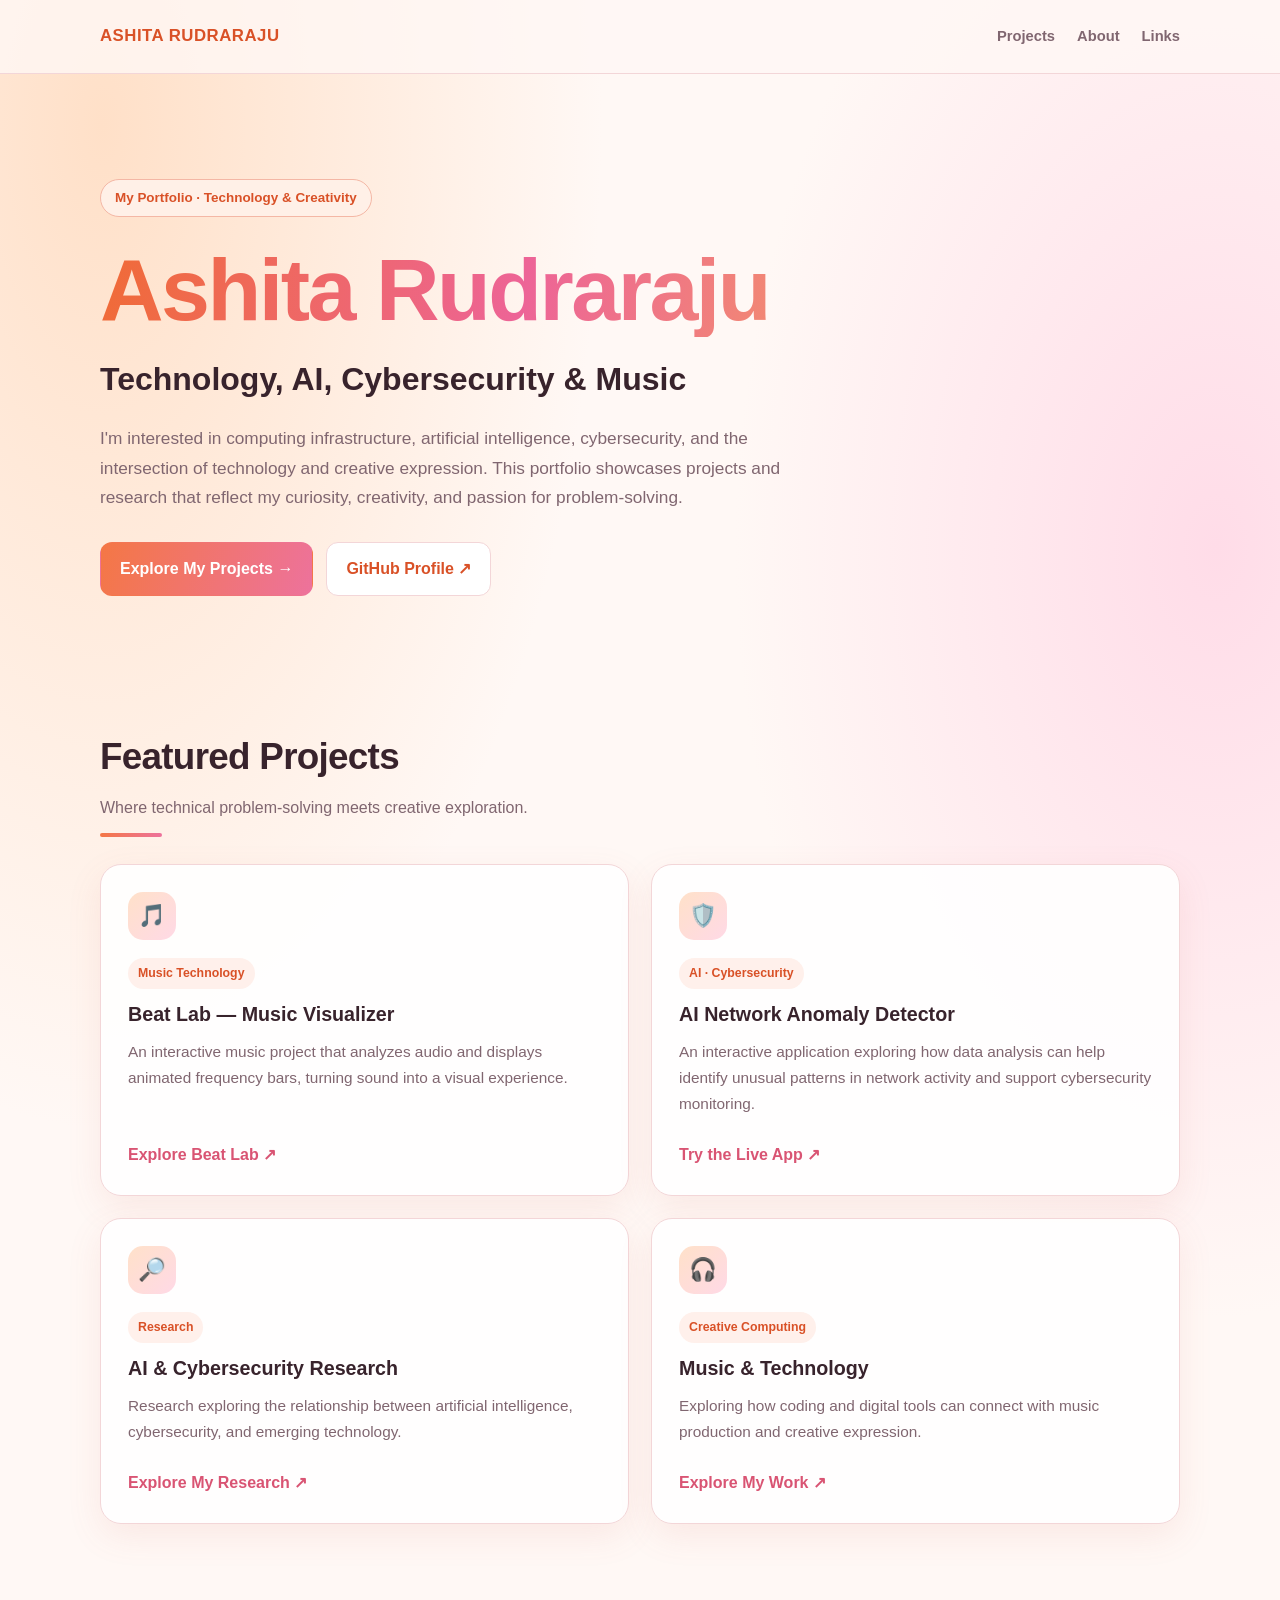
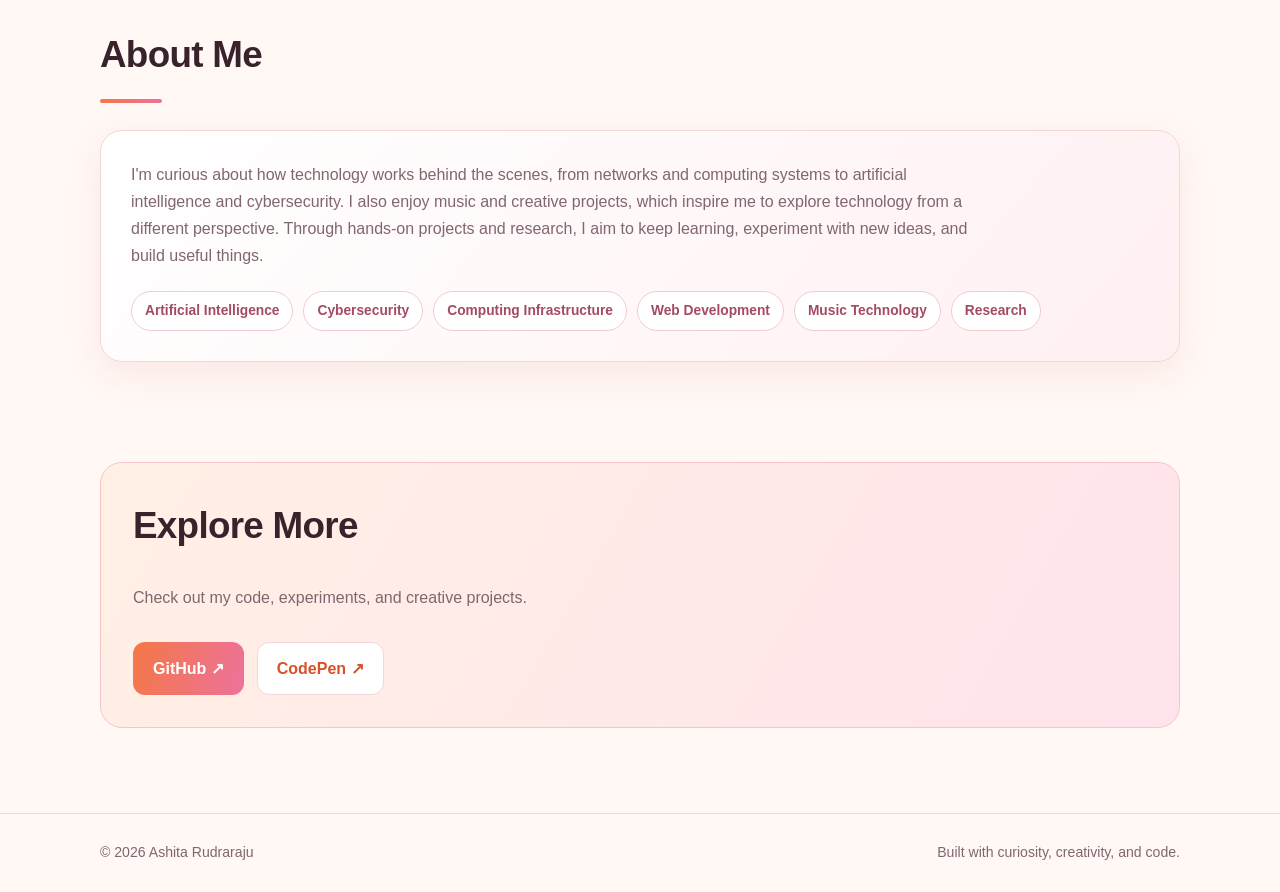
<file: index.html>
<!DOCTYPE html>
<html lang="en">
<head>
  <meta charset="UTF-8">
  <meta name="viewport" content="width=device-width, initial-scale=1.0">

  <meta name="google-site-verification" content="AV81zBkjMqvoQuTP52nu5YA9xiYusDa8cmc_WjbApkU">

  <title>Ashita Rudraraju | Portfolio</title>
  <meta name="description" content="Ashita Rudraraju's portfolio featuring projects in AI, cybersecurity, computing infrastructure, and music technology.">

  <style>
    :root {
      --background: #fff8f5;
      --surface: #ffffff;
      --surface-pink: #fff0f2;
      --orange: #f47745;
      --orange-dark: #d95127;
      --pink: #ed729c;
      --pink-light: #ffd5df;
      --text: #38232c;
      --muted: #806670;
      --border: #f3d6d8;
      --shadow: 0 12px 35px rgba(207, 94, 91, 0.10);
    }

    * {
      box-sizing: border-box;
      margin: 0;
      padding: 0;
    }

    html {
      scroll-behavior: smooth;
      scroll-padding-top: 25px;
    }

    body {
      background:
        radial-gradient(ellipse at 8% 5%, #ffe0c8 0, transparent 30%),
        radial-gradient(ellipse at 95% 22%, #ffdce8 0, transparent 28%),
        var(--background);
      color: var(--text);
      font-family: "Segoe UI", Arial, sans-serif;
      line-height: 1.7;
    }

    a {
      color: inherit;
      text-decoration: none;
    }

    .container {
      width: min(1080px, 90%);
      margin: 0 auto;
    }

    header {
      padding: 22px 0;
      border-bottom: 1px solid var(--border);
      background: rgba(255, 248, 245, 0.8);
    }

    nav {
      display: flex;
      justify-content: space-between;
      align-items: center;
      gap: 18px;
      flex-wrap: wrap;
    }

    .logo {
      font-weight: 850;
      font-size: 1.05rem;
      letter-spacing: 0.5px;
      color: var(--orange-dark);
    }

    nav div {
      display: flex;
      flex-wrap: wrap;
      gap: 22px;
    }

    nav div a {
      color: var(--muted);
      font-size: 0.92rem;
      font-weight: 600;
    }

    nav div a:hover {
      color: var(--orange-dark);
    }

    .hero {
      padding: 105px 0 95px;
      max-width: 850px;
    }

    .eyebrow {
      display: inline-block;
      padding: 7px 14px;
      border: 1px solid #f4b7a5;
      border-radius: 999px;
      background: #fff0e7;
      color: var(--orange-dark);
      font-size: 0.84rem;
      font-weight: 700;
      margin-bottom: 25px;
    }

    h1 {
      font-size: clamp(2.8rem, 8vw, 5.5rem);
      line-height: 1.08;
      letter-spacing: -2.5px;
      margin-bottom: 20px;
      overflow-wrap: anywhere;
    }

    .gradient-text {
      background: linear-gradient(100deg, #f06b36, #ed6497, #f5a15b);
      -webkit-background-clip: text;
      background-clip: text;
      color: transparent;
    }

    .hero-subtitle {
      font-size: clamp(1.3rem, 3.5vw, 2rem);
      line-height: 1.4;
      font-weight: 750;
      margin-bottom: 22px;
    }

    .hero-description {
      color: var(--muted);
      max-width: 690px;
      font-size: 1.08rem;
    }

    .actions {
      display: flex;
      flex-wrap: wrap;
      gap: 13px;
      margin-top: 30px;
    }

    .button {
      display: inline-block;
      border: 1px solid var(--border);
      border-radius: 12px;
      padding: 12px 19px;
      font-weight: 750;
      transition: transform 0.2s, box-shadow 0.2s;
    }

    .button:hover {
      transform: translateY(-3px);
      box-shadow: var(--shadow);
    }

    .button-primary {
      color: white;
      border-color: transparent;
      background: linear-gradient(110deg, var(--orange), var(--pink));
    }

    .button-secondary {
      background: var(--surface);
      color: var(--orange-dark);
    }

    section.content-section {
      padding: 35px 0 65px;
    }

    .section-heading {
      margin-bottom: 27px;
    }

    .section-heading h2 {
      font-size: clamp(1.8rem, 4vw, 2.3rem);
      letter-spacing: -0.7px;
    }

    .section-heading p {
      color: var(--muted);
      margin-top: 6px;
    }

    .heading-line {
      width: 62px;
      height: 4px;
      border-radius: 99px;
      background: linear-gradient(90deg, var(--orange), var(--pink));
      margin-top: 12px;
    }

    .project-grid {
      display: grid;
      grid-template-columns: repeat(2, minmax(0, 1fr));
      gap: 22px;
    }

    .card {
      display: flex;
      flex-direction: column;
      align-items: flex-start;
      min-width: 0;
      min-height: 260px;
      padding: 27px;
      border: 1px solid var(--border);
      border-radius: 21px;
      background: rgba(255, 255, 255, 0.9);
      box-shadow: var(--shadow);
      transition: transform 0.22s, border-color 0.22s;
    }

    .card:hover {
      transform: translateY(-5px);
      border-color: #f2a5ae;
    }

    .project-icon {
      display: grid;
      place-items: center;
      width: 48px;
      height: 48px;
      border-radius: 15px;
      background: linear-gradient(135deg, #ffe1c9, #ffd9e6);
      font-size: 1.4rem;
      margin-bottom: 18px;
    }

    .tag {
      display: inline-block;
      padding: 5px 10px;
      border-radius: 999px;
      background: #fff0eb;
      color: var(--orange-dark);
      font-size: 0.77rem;
      font-weight: 750;
      margin-bottom: 12px;
    }

    .card h3 {
      font-size: 1.23rem;
      line-height: 1.4;
      margin-bottom: 10px;
    }

    .card p {
      color: var(--muted);
      font-size: 0.96rem;
      margin-bottom: 24px;
    }

    .text-link {
      margin-top: auto;
      color: #d95473;
      font-weight: 800;
    }

    .text-link:hover {
      color: var(--orange-dark);
    }

    .about-panel {
      padding: 30px;
      border: 1px solid var(--border);
      border-radius: 22px;
      background: linear-gradient(130deg, #fff, #fff0f2);
      box-shadow: var(--shadow);
    }

    .about-panel p {
      color: var(--muted);
      max-width: 850px;
    }

    .skills {
      display: flex;
      flex-wrap: wrap;
      gap: 10px;
      margin-top: 22px;
    }

    .skill {
      border: 1px solid #f1ccd1;
      background: white;
      color: #a44b62;
      border-radius: 999px;
      padding: 7px 13px;
      font-size: 0.86rem;
      font-weight: 650;
    }

    .contact-panel {
      padding: 32px;
      border-radius: 22px;
      background: linear-gradient(120deg, #fff0e5, #ffe3eb);
      border: 1px solid #f4c6c7;
    }

    .contact-panel p {
      color: var(--muted);
      margin-top: 8px;
    }

    footer {
      margin-top: 20px;
      padding: 27px 0;
      border-top: 1px solid var(--border);
      color: var(--muted);
      font-size: 0.88rem;
    }

    footer .container {
      display: flex;
      justify-content: space-between;
      flex-wrap: wrap;
      gap: 12px;
    }

    @media (max-width: 650px) {
      .hero {
        padding: 75px 0 60px;
      }

      h1 {
        letter-spacing: -1.5px;
      }

      .project-grid {
        grid-template-columns: 1fr;
      }

      .card {
        min-height: 230px;
        padding: 23px;
      }

      .about-panel,
      .contact-panel {
        padding: 23px;
      }

      nav {
        align-items: flex-start;
      }

      nav div {
        gap: 14px;
      }
    }
  </style>
</head>

<body>
  <header>
    <div class="container">
      <nav>
        <a class="logo" href="#home">ASHITA RUDRARAJU</a>

        <div>
          <a href="#projects">Projects</a>
          <a href="#about">About</a>
          <a href="#contact">Links</a>
        </div>
      </nav>
    </div>
  </header>

  <main>
    <div class="container">

      <section class="hero" id="home">
        <span class="eyebrow">My Portfolio · Technology & Creativity</span>

        <h1 class="gradient-text">Ashita Rudraraju</h1>

        <div class="hero-subtitle">
          Technology, AI, Cybersecurity & Music
        </div>

        <p class="hero-description">
          I'm interested in computing infrastructure, artificial intelligence,
          cybersecurity, and the intersection of technology and creative
          expression. This portfolio showcases projects and research that
          reflect my curiosity, creativity, and passion for problem-solving.
        </p>

        <div class="actions">
          <a class="button button-primary" href="#projects">
            Explore My Projects →
          </a>

          <a class="button button-secondary"
             href="https://github.com/ashitarudaraju-prog"
             target="_blank" rel="noopener noreferrer">
            GitHub Profile ↗
          </a>
        </div>
      </section>

      <section class="content-section" id="projects">
        <div class="section-heading">
          <h2>Featured Projects</h2>
          <p>Where technical problem-solving meets creative exploration.</p>
          <div class="heading-line"></div>
        </div>

        <div class="project-grid">

          <article class="card">
            <div class="project-icon">🎵</div>
            <span class="tag">Music Technology</span>
            <h3>Beat Lab — Music Visualizer</h3>
            <p>
              An interactive music project that analyzes audio and displays
              animated frequency bars, turning sound into a visual experience.
            </p>
            <a class="text-link"
               href="https://codepen.io/ashitarudaraju-prog/pen/01a1848e-68aa-770a-a4c0-4a0f98fa1225"
               target="_blank" rel="noopener noreferrer">
              Explore Beat Lab ↗
            </a>
          </article>

          <article class="card">
            <div class="project-icon">🛡️</div>
            <span class="tag">AI · Cybersecurity</span>
            <h3>AI Network Anomaly Detector</h3>
            <p>
              An interactive application exploring how data analysis can help
              identify unusual patterns in network activity and support
              cybersecurity monitoring.
            </p>
            <a class="text-link"
               href="https://ai-network-anomaly-detector-hra8fu83atc6afwatkkdbe.streamlit.app"
               target="_blank" rel="noopener noreferrer">
              Try the Live App ↗
            </a>
          </article>

          <article class="card">
            <div class="project-icon">🔎</div>
            <span class="tag">Research</span>
            <h3>AI & Cybersecurity Research</h3>
            <p>
              Research exploring the relationship between artificial
              intelligence, cybersecurity, and emerging technology.
            </p>
            <a class="text-link"
               href="https://www.scribd.com/document/1090974959/Intelligent-Infrastructure-How-Machine-Learning-Can-Improve-Network-Traffic-in-Data-Centers-by-Ashita-Rudraraju"
               target="_blank" rel="noopener noreferrer">
              Explore My Research ↗
            </a>
          </article>

          <article class="card">
            <div class="project-icon">🎧</div>
            <span class="tag">Creative Computing</span>
            <h3>Music & Technology</h3>
            <p>
              Exploring how coding and digital tools can connect with music
              production and creative expression.
            </p>
            <a class="text-link"
               href="https://github.com/ashitarudaraju-prog"
               target="_blank" rel="noopener noreferrer">
              Explore My Work ↗
            </a>
          </article>

        </div>
      </section>

      <section class="content-section" id="about">
        <div class="section-heading">
          <h2>About Me</h2>
          <div class="heading-line"></div>
        </div>

        <div class="about-panel">
          <p>
            I'm curious about how technology works behind the scenes, from
            networks and computing systems to artificial intelligence and
            cybersecurity. I also enjoy music and creative projects, which
            inspire me to explore technology from a different perspective.
            Through hands-on projects and research, I aim to keep learning,
            experiment with new ideas, and build useful things.
          </p>

          <div class="skills">
            <span class="skill">Artificial Intelligence</span>
            <span class="skill">Cybersecurity</span>
            <span class="skill">Computing Infrastructure</span>
            <span class="skill">Web Development</span>
            <span class="skill">Music Technology</span>
            <span class="skill">Research</span>
          </div>
        </div>
      </section>

      <section class="content-section" id="contact">
        <div class="contact-panel">
          <div class="section-heading">
            <h2>Explore More</h2>
          </div>

          <p>
            Check out my code, experiments, and creative projects.
          </p>

          <div class="actions">
            <a class="button button-primary"
               href="https://github.com/ashitarudaraju-prog"
               target="_blank" rel="noopener noreferrer">
              GitHub ↗
            </a>

            <a class="button button-secondary"
               href="https://codepen.io/ashitarudaraju-prog"
               target="_blank" rel="noopener noreferrer">
              CodePen ↗
            </a>
          </div>
        </div>
      </section>

    </div>
  </main>

  <footer>
    <div class="container">
      <span>© 2026 Ashita Rudraraju</span>
      <span>Built with curiosity, creativity, and code.</span>
    </div>
  </footer>
</body>
</html>
</file>
